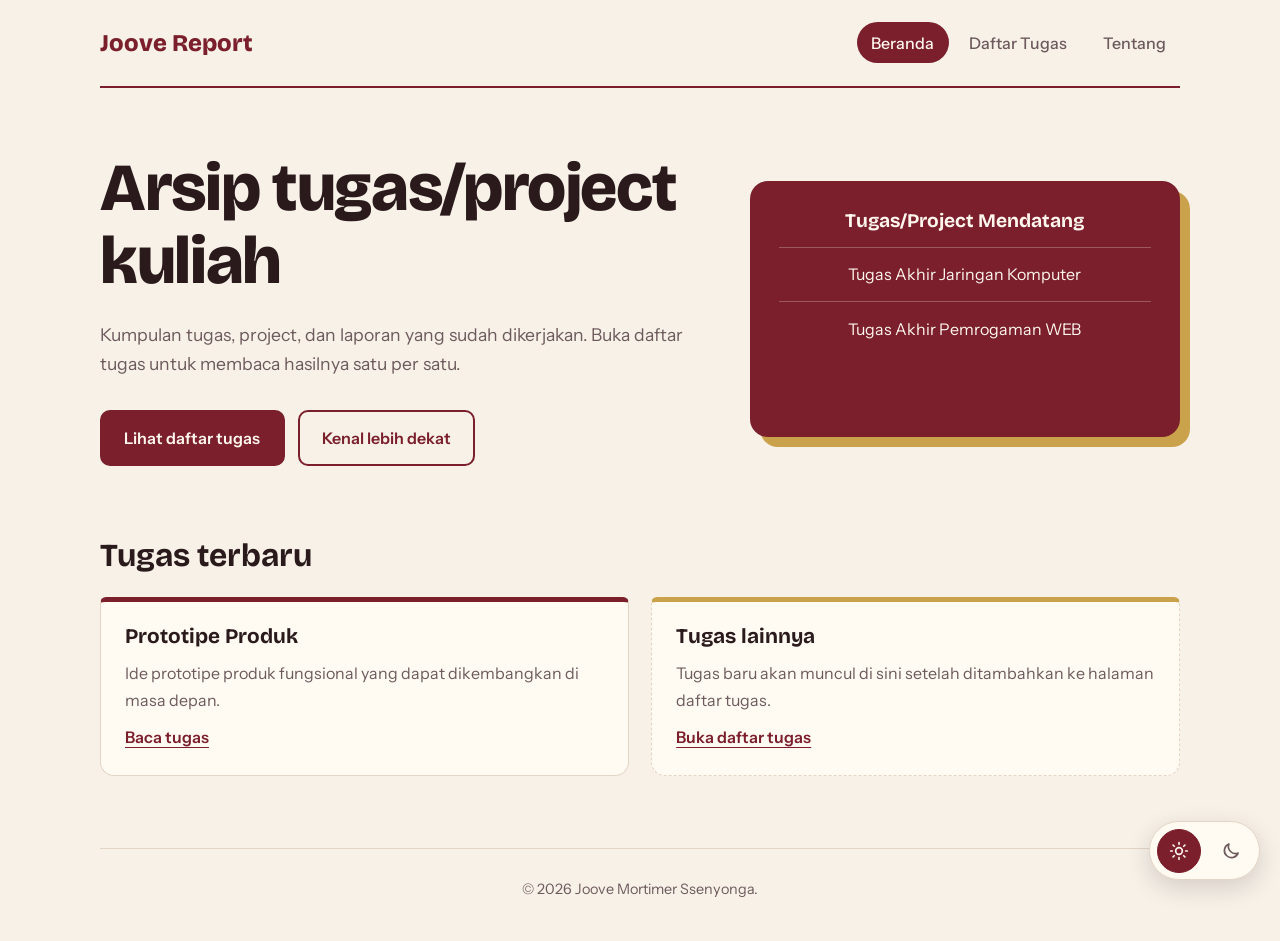
<file: index.html>
<!DOCTYPE html>
<html lang="id" data-theme="gading">
<head>
  <meta charset="UTF-8">
  <meta name="viewport" content="width=device-width, initial-scale=1">
  <title>Joove Report - Beranda</title>
  <link rel="preconnect" href="https://fonts.googleapis.com">
  <link rel="preconnect" href="https://fonts.gstatic.com" crossorigin>
  <link href="https://fonts.googleapis.com/css2?family=Bricolage+Grotesque:wght@500;700;800&family=Instrument+Sans:wght@400;500;600&display=swap" rel="stylesheet">
  <link rel="stylesheet" href="css/style.css">
</head>
<body>

  <!-- Header Halaman + NavBar -->
  <header class="site-header">
    <a href="index.html" class="brand">Joove<span> </span>Report</a>
    <nav class="nav" aria-label="Navigasi utama">
      <a href="index.html" class="active" aria-current="page">Beranda</a>
      <a href="tugas.html">Daftar Tugas</a>
      <a href="tentang.html">Tentang</a>
    </nav>
  </header>

  <!-- Hover light mode & dark mode -->
  <div class="theme-picker" role="group" aria-label="Pilih mode tampilan">
    <button type="button" data-set="gading" class="is-on" aria-label="Light mode" aria-pressed="true" title="Light mode">
      <svg aria-hidden="true" viewBox="0 0 24 24" focusable="false"><circle cx="12" cy="12" r="4"></circle><path d="M12 2v2M12 20v2M4.93 4.93l1.41 1.41M17.66 17.66l1.41 1.41M2 12h2M20 12h2M4.93 19.07l1.41-1.41M17.66 6.34l1.41-1.41"></path></svg>
    </button>
    <button type="button" data-set="malam" aria-label="Night mode" aria-pressed="false" title="Night mode">
      <svg aria-hidden="true" viewBox="0 0 24 24" focusable="false"><path d="M20.5 14.5A8.5 8.5 0 0 1 9.5 3.5 8.5 8.5 0 1 0 20.5 14.5Z"></path></svg>
    </button>
  </div>

  <!-- Deskripsi Halaman  -->
  <main>
    <section class="hero">
      <div class="hero-text">
        <!-- <p class="hero-note">Semester ini, semua tugas ada di satu tempat.</p> -->
        <h1>Arsip tugas/project kuliah</h1>
        <p class="lead">Kumpulan tugas, project, dan laporan yang sudah dikerjakan. Buka daftar tugas untuk membaca hasilnya satu per satu.</p>
        <div class="actions">
          <a class="btn btn-primary" href="tugas.html">Lihat daftar tugas</a>
          <a class="btn btn-ghost" href="tentang.html">Kenal lebih dekat</a>
        </div>
      </div>

      <!-- Card Halaman -->
      <aside class="ledger" aria-label="Ringkasan tugas">
        <h2>Tugas/Project Mendatang</h2>
        <ul>
          <li><span>Tugas Akhir Jaringan Komputer</span></li>
          <li><span>Tugas Akhir Pemrogaman WEB</span></li>
          <!-- contoh link ke halaman lain:
          <li><span class="mk done"></span><a href="tugas/prototipe-produk.html">prototipe-produk</a><em>Selesai</em></li>  -->
        </ul>
      </aside>
    </section>

    <!-- Tugas terbaru -->
    <section class="section" id="terbaru">
      <h2>Tugas terbaru</h2>
      <div class="cards">
        <article class="card">
          <h3>Prototipe Produk</h3>
          <p>Ide prototipe produk fungsional yang dapat dikembangkan di masa depan.</p>
          <a class="link" href="tugas/prototipe-produk.html">Baca tugas</a>
        </article>
        <!-- <article class="card">
          <h3>Riset Jurnal</h3>
          <p>Telaah beberapa jurnal ilmiah: masalah, metode, dan kesimpulan tiap penelitian.</p>
          <a class="link" href="tugas/riset-jurnal.html">Baca tugas</a>
        </article> -->
        <article class="card card-empty">
          <h3>Tugas lainnya</h3>
          <p>Tugas baru akan muncul di sini setelah ditambahkan ke halaman daftar tugas.</p>
          <a class="link" href="tugas.html">Buka daftar tugas</a>
        </article>
      </div>
    </section>
  </main>

  <footer class="site-footer">
    <p>&copy; 2026 Joove Mortimer Ssenyonga.</p>
  </footer>

  <script src="js/theme.js"></script>
</body>
</html>
</file>
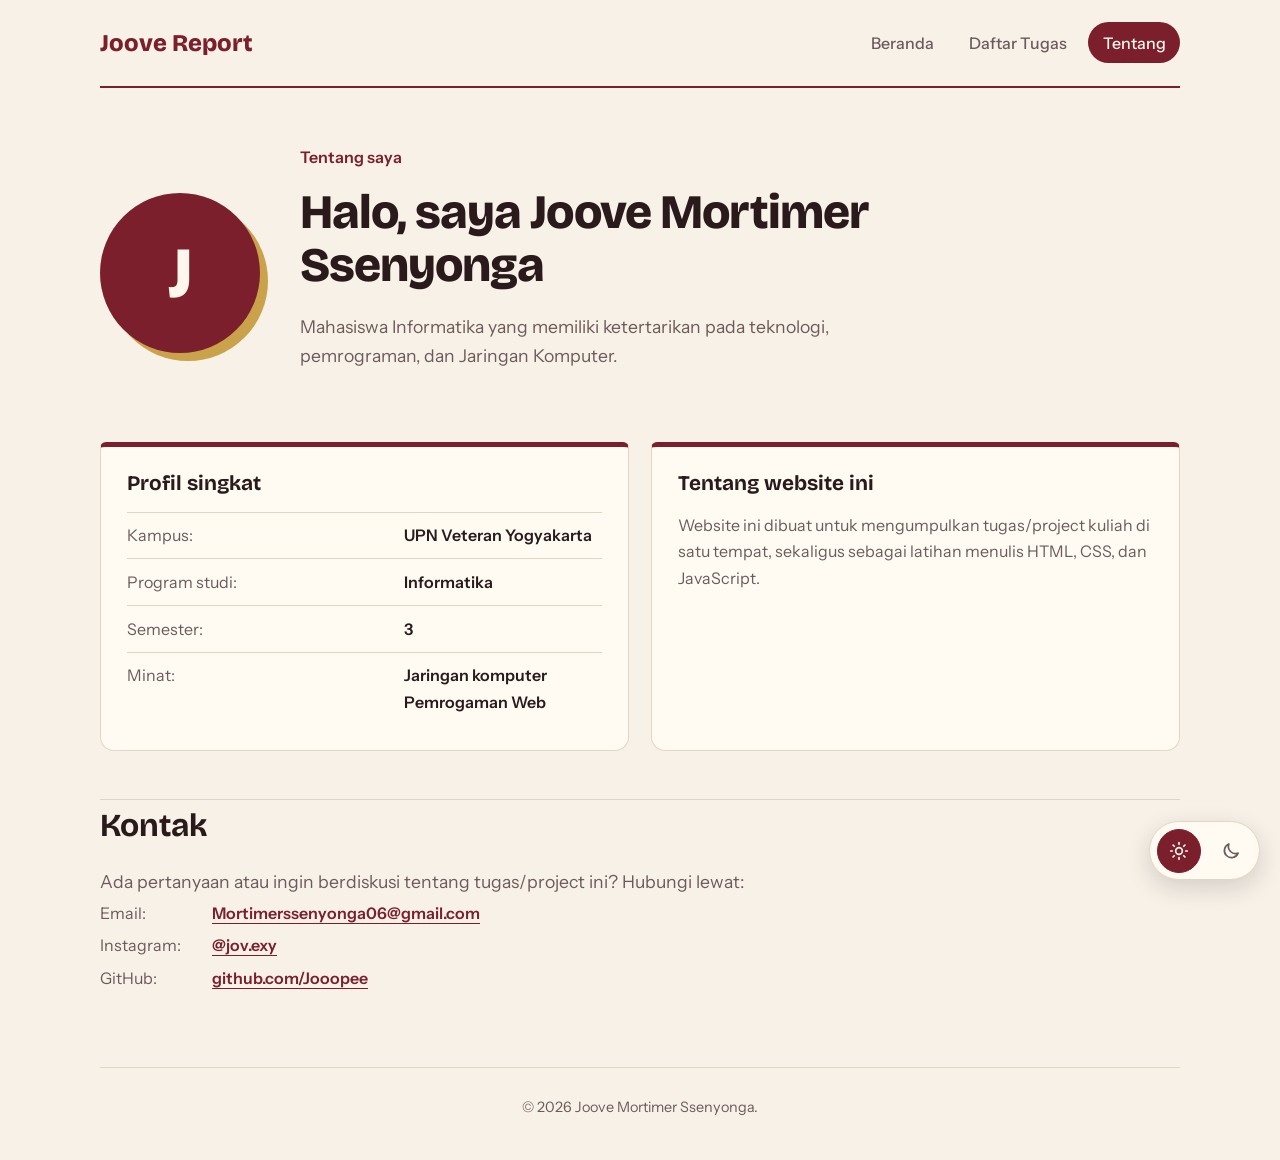
<file: tentang.html>
<!DOCTYPE html>
<html lang="id" data-theme="gading">
<head>
  <meta charset="UTF-8">
  <meta name="viewport" content="width=device-width, initial-scale=1">
  <title>Joove Report - Tentang</title>
  <link rel="preconnect" href="https://fonts.googleapis.com">
  <link rel="preconnect" href="https://fonts.gstatic.com" crossorigin>
  <link href="https://fonts.googleapis.com/css2?family=Bricolage+Grotesque:wght@500;700;800&family=Instrument+Sans:wght@400;500;600&display=swap" rel="stylesheet">
  <link rel="stylesheet" href="css/style.css">
</head>
<body>

  <header class="site-header">
    <a href="index.html" class="brand">Joove<span> </span>Report</a>
    <nav class="nav" aria-label="Navigasi utama">
      <a href="index.html">Beranda</a>
      <a href="tugas.html">Daftar Tugas</a>
      <a href="tentang.html" class="active" aria-current="page">Tentang</a>
    </nav>
  </header>

  <div class="theme-picker" role="group" aria-label="Pilih mode tampilan">
    <button type="button" data-set="gading" aria-label="Light mode" aria-pressed="false" title="Light mode">
      <svg aria-hidden="true" viewBox="0 0 24 24" focusable="false"><circle cx="12" cy="12" r="4"></circle><path d="M12 2v2M12 20v2M4.93 4.93l1.41 1.41M17.66 17.66l1.41 1.41M2 12h2M20 12h2M4.93 19.07l1.41-1.41M17.66 6.34l1.41-1.41"></path></svg>
    </button>
    <button type="button" data-set="malam" aria-label="Night mode" aria-pressed="false" title="Night mode">
      <svg aria-hidden="true" viewBox="0 0 24 24" focusable="false"><path d="M20.5 14.5A8.5 8.5 0 0 1 9.5 3.5 8.5 8.5 0 1 0 20.5 14.5Z"></path></svg>
    </button>
  </div>

  <main>
    <section class="about-hero">
      <!-- Avatar inisial. Untuk memakai foto asli, simpan foto ke images/
           lalu ganti div ini dengan:
           <img class="avatar" src="images/foto-profil.png" alt="Foto Jov"> -->
      <div class="avatar" aria-hidden="true">J</div>

      <div class="about-text">
        <p class="hero-note">Tentang saya</p>
        <h1>Halo, saya Joove Mortimer Ssenyonga</h1>
        <p class="lead">Mahasiswa Informatika yang memiliki ketertarikan pada teknologi, pemrograman, dan Jaringan Komputer.</p>
      </div>
    </section>

    <section class="about-grid">
      <article class="panel">
        <h2>Profil singkat</h2>
        <dl class="facts">
          <div><dt>Kampus</dt><dd>UPN Veteran Yogyakarta</dd></div>
          <div><dt>Program studi</dt><dd>Informatika</dd></div>
          <div><dt>Semester</dt><dd>3</dd></div>
          <div><dt>Minat</dt><dd>Jaringan komputer <br> Pemrogaman Web </dd></div>
        </dl>
      </article>

      <article class="panel">
        <h2>Tentang website ini</h2>
        <p>Website ini dibuat untuk mengumpulkan tugas/project kuliah di satu tempat, sekaligus sebagai latihan menulis HTML, CSS, dan JavaScript.</p>
      </article>
    </section>

    <!-- <section class="section">
      <h2>Keahlian</h2>
      <ul class="chips">
        <li>HTML</li>
        <li>CSS</li>
        <li>[Keahlian lain]</li>
        <li>[Keahlian lain]</li>
      </ul>
    </section> -->

    <section class="section contact" id="kontak">
      <h2>Kontak</h2>
      <p class="leadkon">Ada pertanyaan atau ingin berdiskusi tentang tugas/project ini? Hubungi lewat:</p>
      <ul class="contact-list">
        <li><span>Email</span><a class="link" href="mailto:Mortimerssenyonga06@gmail.com">Mortimerssenyonga06@gmail.com</a></li>
        <li><span>Instagram</span><a class="link" href="https://www.instagram.com/jov.exy">@jov.exy</a></li>
        <li><span>GitHub</span><a class="link" href="https://github.com/Jooopee">github.com/Jooopee</a></li>
      </ul>
    </section>
  </main>

  <footer class="site-footer">
    <p>&copy; 2026 Joove Mortimer Ssenyonga.</p>
  </footer>

  <script src="js/theme.js"></script>
</body>
</html>
</file>
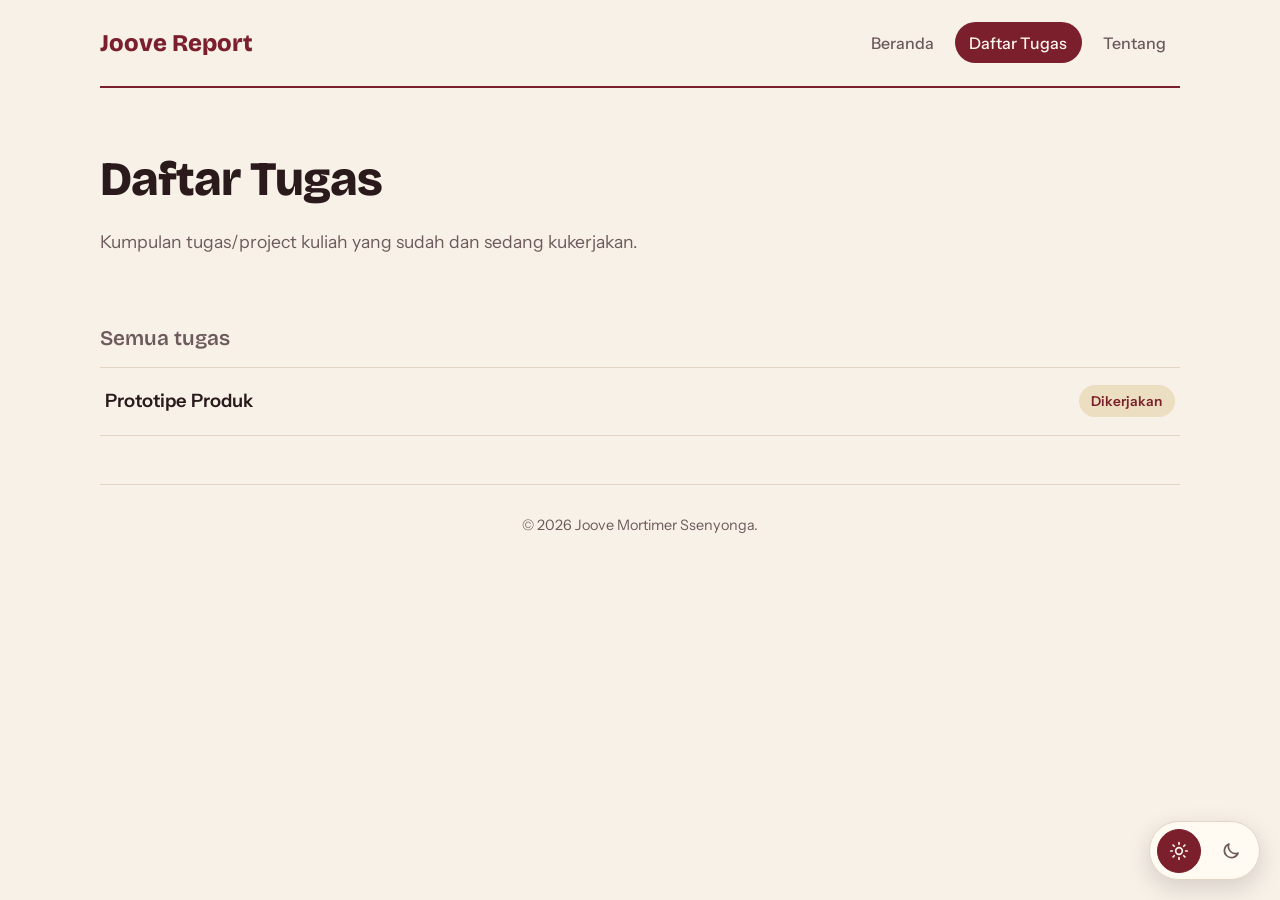
<file: tugas.html>
<!DOCTYPE html>
<html lang="id" data-theme="gading">
<head>
  <meta charset="UTF-8">
  <meta name="viewport" content="width=device-width, initial-scale=1">
  <title>Joove Report - Daftar Tugas</title>
  <link rel="preconnect" href="https://fonts.googleapis.com">
  <link rel="preconnect" href="https://fonts.gstatic.com" crossorigin>
  <link href="https://fonts.googleapis.com/css2?family=Bricolage+Grotesque:wght@500;700;800&family=Instrument+Sans:wght@400;500;600&display=swap" rel="stylesheet">
  <link rel="stylesheet" href="css/style.css">
</head>
<body>

  <!-- Header Halaman + NavBar -->
  <header class="site-header">
    <a href="index.html" class="brand">Joove<span> </span>Report</a>
    <nav class="nav" aria-label="Navigasi utama">
      <a href="index.html">Beranda</a>
      <a href="tugas.html" class="active" aria-current="page">Daftar Tugas</a>
      <a href="tentang.html">Tentang</a>
    </nav>
  </header>

  <div class="theme-picker" role="group" aria-label="Pilih mode tampilan">
    <button type="button" data-set="gading" aria-label="Light mode" aria-pressed="false" title="Light mode">
      <svg aria-hidden="true" viewBox="0 0 24 24" focusable="false"><circle cx="12" cy="12" r="4"></circle><path d="M12 2v2M12 20v2M4.93 4.93l1.41 1.41M17.66 17.66l1.41 1.41M2 12h2M20 12h2M4.93 19.07l1.41-1.41M17.66 6.34l1.41-1.41"></path></svg>
    </button>
    <button type="button" data-set="malam" aria-label="Night mode" aria-pressed="false" title="Night mode">
      <svg aria-hidden="true" viewBox="0 0 24 24" focusable="false"><path d="M20.5 14.5A8.5 8.5 0 0 1 9.5 3.5 8.5 8.5 0 1 0 20.5 14.5Z"></path></svg>
    </button>
  </div>

  <main>
    <section class="page-intro">
      <!-- note atas halaman: -->
      <!-- <p class="hero-note">Semua pekerjaan, satu daftar</p> -->
      <h1>Daftar Tugas</h1>
      <p class="lead">Kumpulan tugas/project kuliah yang sudah dan sedang kukerjakan.</p>
    </section>

    <!-- Daftar singkat semua tugas. Tambah <li> baru untuk tugas berikutnya,
         arahkan href ke file di folder tugas/ atau ke bagian di halaman ini (#id). -->
    <section class="task-list">
      <h2>Semua tugas</h2>
      <ul class="task-index">
        <li>
          <a href="tugas/prototipe-produk.html">
            <span>Prototipe Produk</span>
            <em class="tag tag-prog">Dikerjakan</em>
          </a>
        </li>
        <!-- <li>
          <a href="tugas/struktur-data.html">
            <span>Struktur Data</span>
            <em class="tag tag-done">Selesai</em>
          </a>
        </li>
        <li>
          <a href="tugas/riset-jurnal.html">
            <span>Riset Jurnal</span>
            <em class="tag tag-prog">Dikerjakan</em>
          </a>
        </li> -->
      </ul>
    </section>
  </main>

  <footer class="site-footer">
    <p>&copy; 2026 Joove Mortimer Ssenyonga.</p>
  </footer>

  <script src="js/theme.js"></script>
</body>
</html>
</file>
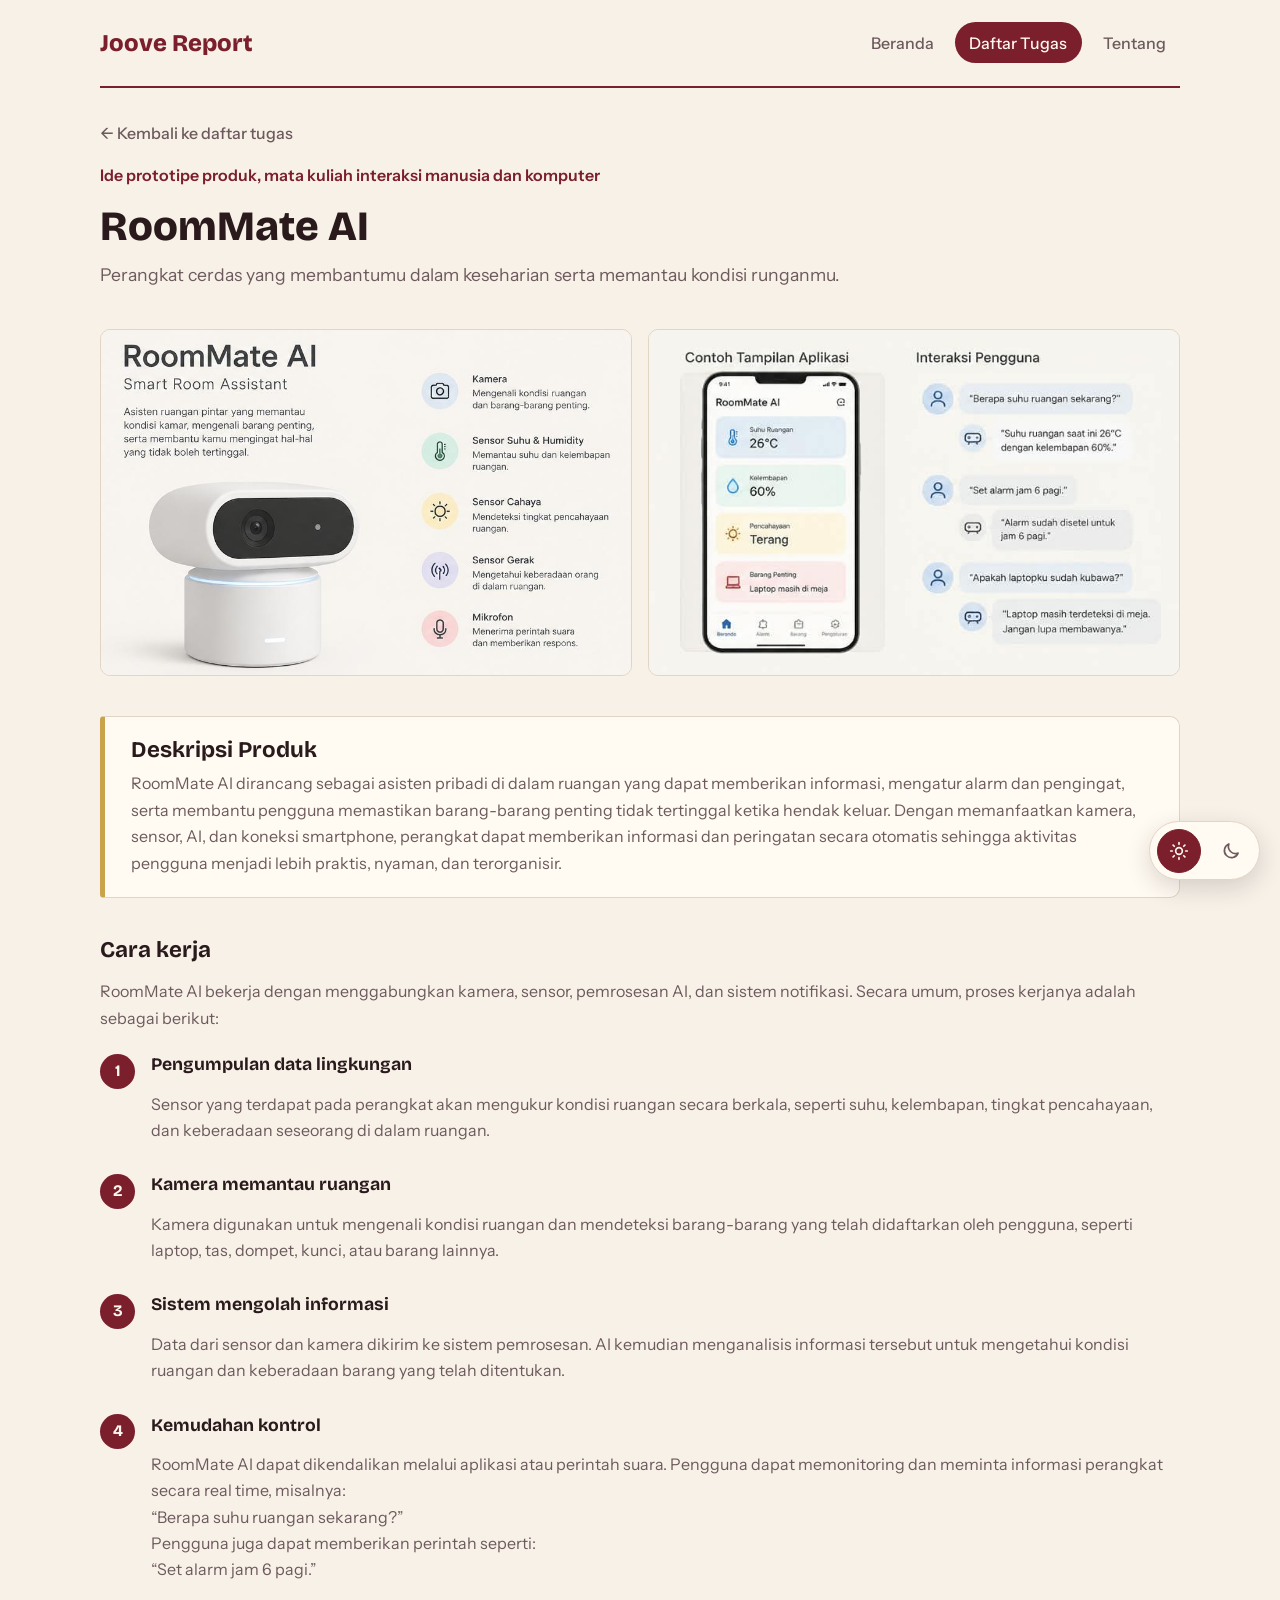
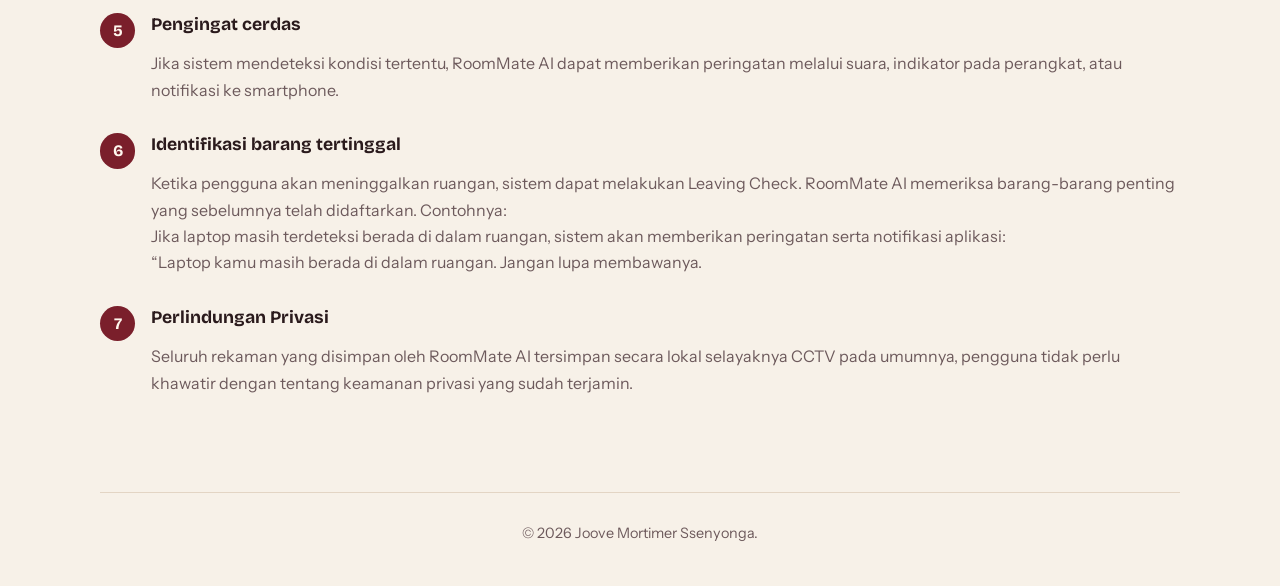
<file: tugas/prototipe-produk.html>
<!DOCTYPE html>
<html lang="id" data-theme="gading">
<head>
  <meta charset="UTF-8">
  <meta name="viewport" content="width=device-width, initial-scale=1">
  <title>Joove Report - Prototipe Produk</title>
  <link rel="preconnect" href="https://fonts.googleapis.com">
  <link rel="preconnect" href="https://fonts.gstatic.com" crossorigin>
  <link href="https://fonts.googleapis.com/css2?family=Bricolage+Grotesque:wght@500;700;800&family=Instrument+Sans:wght@400;500;600&display=swap" rel="stylesheet">
  <link rel="stylesheet" href="../css/style.css">
</head>
<body>

  <header class="site-header">
    <a href="../index.html" class="brand">Joove<span> </span>Report</a>
    <nav class="nav" aria-label="Navigasi utama">
      <a href="../index.html">Beranda</a>
      <a href="../tugas.html" class="active" aria-current="page">Daftar Tugas</a>
      <a href="../tentang.html">Tentang</a>
    </nav>
  </header>

  <div class="theme-picker" role="group" aria-label="Pilih mode tampilan">
    <button type="button" data-set="gading" aria-label="Light mode" aria-pressed="false" title="Light mode">
      <svg aria-hidden="true" viewBox="0 0 24 24" focusable="false"><circle cx="12" cy="12" r="4"></circle><path d="M12 2v2M12 20v2M4.93 4.93l1.41 1.41M17.66 17.66l1.41 1.41M2 12h2M20 12h2M4.93 19.07l1.41-1.41M17.66 6.34l1.41-1.41"></path></svg>
    </button>
    <button type="button" data-set="malam" aria-label="Night mode" aria-pressed="false" title="Night mode">
      <svg aria-hidden="true" viewBox="0 0 24 24" focusable="false"><path d="M20.5 14.5A8.5 8.5 0 0 1 9.5 3.5 8.5 8.5 0 1 0 20.5 14.5Z"></path></svg>
    </button>
  </div>

  <main>
    <p class="crumb"><a href="../tugas.html">&larr; Kembali ke daftar tugas</a></p>

    <section class="showcase" id="prototipe">
      <div class="showcase-head">
        <p class="hero-note">Ide prototipe produk, mata kuliah interaksi manusia dan komputer</p>
        <h1>RoomMate AI</h1>
        <p class="lead-proto">Perangkat cerdas yang membantumu dalam keseharian serta memantau kondisi runganmu.</p>
      </div>

      <div class="showcase-gallery">
        <!-- Gambar utama -->
        <!-- <figure class="shot shot-main">
          <img src="../images/Produk Prototipe.jpeg" alt="Produk Prototipe RoomMate AI">
          <figcaption>Produk Prototipe RoomMate AI</figcaption>
        </figure> -->
        <figure class="shot">
          <img src="../images/Produk Prototipe.jpeg" alt="Produk Prototipe RoomMate AI">
          <figcaption>Produk Prototipe RoomMate AI</figcaption>
        </figure>
        <figure class="shot">
          <img src="../images/Aplikasi Prototipe.jpeg" alt="Aplikasi Prototipe RoomMate AI">
          <figcaption>Aplikasi Prototipe RoomMate AI</figcaption>
        </figure>
      </div>
      
      <div class="showcase-note">
        <h2>Deskripsi Produk</h2>
        <p>RoomMate AI dirancang sebagai asisten pribadi di dalam ruangan yang dapat memberikan informasi,
           mengatur alarm dan pengingat, serta membantu pengguna memastikan barang-barang penting tidak tertinggal ketika hendak keluar.
           Dengan memanfaatkan kamera, sensor, AI, dan koneksi smartphone, perangkat dapat memberikan informasi dan peringatan
           secara otomatis sehingga aktivitas pengguna menjadi lebih praktis, nyaman, dan terorganisir.</p>
      </div>

      <!-- Penjelasan cara kerja produk, sebagai urutan langkah. -->
      <div class="howitworks">
        <h2>Cara kerja</h2>
        <p>RoomMate AI bekerja dengan menggabungkan kamera, sensor, pemrosesan AI, dan sistem notifikasi.
         Secara umum, proses kerjanya adalah sebagai berikut:</p>
        <ol class="steps">
          <li>
            <h3>Pengumpulan data lingkungan</h3>
            <p>Sensor yang terdapat pada perangkat akan mengukur kondisi ruangan secara berkala,
               seperti suhu, kelembapan, tingkat pencahayaan, dan keberadaan seseorang di dalam ruangan.</p>
          </li>
          <li>
            <h3>Kamera memantau ruangan</h3>
            <p>Kamera digunakan untuk mengenali kondisi ruangan dan mendeteksi barang-barang yang telah
               didaftarkan oleh pengguna, seperti laptop, tas, dompet, kunci, atau barang lainnya.</p>
          </li>
          <li>
            <h3>Sistem mengolah informasi</h3>
            <p>Data dari sensor dan kamera dikirim ke sistem pemrosesan. AI kemudian menganalisis informasi
               tersebut untuk mengetahui kondisi ruangan dan keberadaan barang yang telah ditentukan.</p>
          </li>
          <li>
            <h3>Kemudahan kontrol</h3>
            <p>RoomMate AI dapat dikendalikan melalui aplikasi atau perintah suara.
               Pengguna dapat memonitoring dan meminta informasi perangkat secara real time, misalnya: <br>
              “Berapa suhu ruangan sekarang?”<br>
              Pengguna juga dapat memberikan perintah seperti: <br>
              “Set alarm jam 6 pagi.”</p>
          </li>
          <li>
            <h3>Pengingat cerdas</h3>
            <p>Jika sistem mendeteksi kondisi tertentu, RoomMate AI dapat memberikan peringatan melalui suara,
               indikator pada perangkat, atau notifikasi ke smartphone.</p>
          </li>
          <li>
            <h3>Identifikasi barang tertinggal</h3>
            <p>Ketika pengguna akan meninggalkan ruangan, sistem dapat melakukan Leaving Check. RoomMate AI memeriksa barang-barang
               penting yang sebelumnya telah didaftarkan. Contohnya: <br>
               Jika laptop masih terdeteksi berada di dalam ruangan, sistem akan memberikan peringatan serta notifikasi aplikasi: <br>
               “Laptop kamu masih berada di dalam ruangan. Jangan lupa membawanya.</p>
          </li>
          <li>
            <h3>Perlindungan Privasi</h3>
            <p>Seluruh rekaman yang disimpan oleh RoomMate AI tersimpan secara lokal selayaknya CCTV pada umumnya, pengguna tidak perlu khawatir dengan
               tentang keamanan privasi yang sudah terjamin.
            </p>
          </li>
        </ol>
      </div>

    </section>
  </main>

  <footer class="site-footer">
    <p>&copy; 2026 Joove Mortimer Ssenyonga.</p>
  </footer>

  <script src="../js/theme.js"></script>
</body>
</html>
</file>
<file: css/style.css>
/* ===== Tema warna ===== */
:root, [data-theme="gading"] {
  --maroon: #7a1f2b;
  --maroon-dark: #5a1520;
  --bg: #f7f1e8;
  --surface: #fffaf2;
  --text: #2a1a1c;
  --muted: #6d5a5c;
  --line: #e3d5c4;
  --accent: #c9a24b;      /* emas */
  --on-maroon: #fff7ee;
  --done: #3f7d4f; --prog: #c9a24b; --todo: #b9a9a3; /*progres*/
}
[data-theme="malam"] {
  --maroon: #a02c3c;
  --maroon-dark: #7a1f2b;
  --bg: #17121a;
  --surface: #221a26;
  --text: #f1e8ea;
  --muted: #b3a3aa;
  --line: #3a2d3f;
  --accent: #f0b8bf;      /* rose lembut */
  --on-maroon: #fff5f6;
  --done: #6fbf85; --prog: #f0b8bf; --todo: #6d5f74; /*progres*/
}
/* ===== Dasar ===== */
* { box-sizing: border-box; margin: 0; padding: 0; }
html { scroll-behavior: smooth; }
body {
  font-family: "Instrument Sans", system-ui, sans-serif;
  background: var(--bg);
  color: var(--text);
  line-height: 1.65;
  transition: background .3s, color .3s;
}
h1, h2, h3, .brand { font-family: "Bricolage Grotesque", system-ui, sans-serif; line-height: 1.1; }
a { color: inherit; }
:focus-visible { outline: 3px solid var(--accent); outline-offset: 3px; }
main, .site-header, .site-footer { width: min(1080px, 100% - 2.5rem); margin-inline: auto; }

/* Header */
.site-header {
  display: flex; justify-content: space-between; align-items: center;
  gap: 1rem; flex-wrap: wrap; padding: 1.4rem 0;
  border-bottom: 2px solid var(--maroon);
}
.brand { font-size: 1.5rem; font-weight: 800; text-decoration: none; color: var(--maroon); }
.brand span { color: var(--accent); }
[data-theme="malam"] .brand { color: var(--accent); }
.nav { display: flex; gap: .4rem; }
.nav a {
  text-decoration: none; padding: .45rem .9rem; border-radius: 999px;
  font-weight: 500; color: var(--muted);
}
.nav a:hover { color: var(--text); background: var(--surface); }
.nav a.active { background: var(--maroon); color: var(--on-maroon); }

/* Switch night mode & white mode */
.theme-picker {
  position: fixed; right: 1.25rem; bottom: 1.25rem; z-index: 10;
  display: flex; gap: .5rem; padding: .4rem;
  background: var(--surface); border: 1px solid var(--line); border-radius: 999px;
  box-shadow: 0 8px 24px rgb(42 26 28 / .16);
}
.theme-picker button {
  display: grid; place-items: center; width: 2.75rem; height: 2.75rem;
  padding: 0; cursor: pointer; border: 1px solid transparent; border-radius: 50%;
  background: transparent; color: var(--muted); transition: background .2s, color .2s;
}
.theme-picker button:hover { color: var(--text); background: var(--bg); }
.theme-picker button.is-on { background: var(--maroon); color: var(--on-maroon); border-color: var(--maroon); }
.theme-picker svg { width: 1.25rem; height: 1.25rem; fill: none; stroke: currentColor; stroke-linecap: round; stroke-linejoin: round; stroke-width: 2; }

/* Deskripsi halaman */
.hero {
  display: grid; grid-template-columns: 1.4fr 1fr; gap: 3rem;
  align-items: center; padding: 4rem 0 3.5rem;
}
.hero-note { color: var(--maroon); font-weight: 600; margin-bottom: 1rem; }
[data-theme="malam"] .hero-note { color: var(--accent); }
.hero h1 { font-size: clamp(2.4rem, 6vw, 4.2rem); font-weight: 800; letter-spacing: -.02em; }
.lead { margin: 1.3rem 0 2rem; max-width: 52ch; color: var(--muted); font-size: 1.1rem; }
.actions { display: flex; gap: .8rem; flex-wrap: wrap; }

.btn {
  display: inline-block; text-decoration: none; font-weight: 600;
  padding: .8rem 1.4rem; border-radius: 10px; border: 2px solid var(--maroon);
  transition: background .2s, color .2s;
}
.btn-primary { background: var(--maroon); color: var(--on-maroon); }
.btn-primary:hover { background: var(--maroon-dark); border-color: var(--maroon-dark); }
.btn-ghost { color: var(--maroon); }
.btn-ghost:hover { background: var(--maroon); color: var(--on-maroon); }
[data-theme="malam"] .btn-ghost { color: var(--accent); border-color: var(--accent); }
[data-theme="malam"] .btn-ghost:hover { background: var(--accent); color: var(--bg); }

/* Kartu status tugas: elemen utama di hero */
.ledger {
  background: var(--maroon); color: var(--on-maroon);
  border-radius: 18px; padding: 1.8rem;
  min-height: 16rem; max-height: 23rem; overflow-y: auto;
  text-align: center;
  box-shadow: 10px 10px 0 var(--accent);
}
.ledger h2 { font-size: 1.2rem; margin-bottom: 1rem; }
.ledger ul { list-style: none; }
.ledger li {
  display: flex; justify-content: center; gap: .8rem; align-items: center;
  padding: .85rem 0; border-top: 1px solid rgb(255 255 255 / .25);
}
.ledger a { text-decoration: none; font-weight: 600; }
.ledger a:hover { text-decoration: underline; }
.ledger em { font-style: normal; font-size: .85rem; opacity: .85; }
.mk { width: .8rem; height: .8rem; border-radius: 50%; }
.mk.done { background: var(--done); box-shadow: 0 0 0 2px var(--on-maroon); }
.mk.prog { background: var(--prog); box-shadow: 0 0 0 2px var(--on-maroon); }
.mk.todo { background: transparent; box-shadow: 0 0 0 2px var(--todo); }

/* Bagian tugas */
.section { padding: 1rem 0 4.5rem; }
.section h2 { font-size: 2rem; margin-bottom: 1.5rem; }
.cards { display: grid; grid-template-columns: repeat(auto-fit, minmax(240px, 1fr)); gap: 1.4rem; }
.card {
  background: var(--surface); border: 1px solid var(--line);
  border-top: 5px solid var(--maroon); border-radius: 6px 6px 14px 14px;
  padding: 1.5rem; display: flex; flex-direction: column; gap: .7rem;
}
.card h3 { font-size: 1.3rem; }
.card p { color: var(--muted); flex: 1; }
.card-empty { border-top-color: var(--accent); border-style: dashed; border-top-style: solid; }
.link { font-weight: 600; color: var(--maroon); text-decoration: underline; text-underline-offset: 4px; }
[data-theme="malam"] .link { color: var(--accent); }
.link:hover { text-decoration-thickness: 2px; }

/* ===== Halaman tugas: intro ===== */
.page-intro { padding: 3.5rem 0 2.5rem; max-width: 62ch; }
.page-intro h1 { font-size: clamp(2rem, 5vw, 3rem); font-weight: 800; letter-spacing: -.02em; margin: .6rem 0 1rem; }

/* ===== Daftar tugas (ringkas) ===== */
.task-list { padding-bottom: 3rem; }
.task-list h2 { font-size: 1.3rem; margin-bottom: 1rem; color: var(--muted); font-weight: 600; }
.task-index { list-style: none; border-top: 1px solid var(--line); }
.task-index li { border-bottom: 1px solid var(--line); }
.task-index a {
  display: flex; justify-content: space-between; align-items: center; gap: 1rem;
  padding: 1.1rem .3rem; text-decoration: none; color: var(--text);
}
.task-index a span { font-size: 1.15rem; font-weight: 600; }
.task-index a:hover span { color: var(--maroon); }
[data-theme="malam"] .task-index a:hover span { color: var(--accent); }
.tag { font-style: normal; font-size: .85rem; font-weight: 600; padding: .3rem .8rem; border-radius: 999px; white-space: nowrap; }
.tag-done { background: color-mix(in srgb, var(--done) 20%, transparent); color: var(--done); }
.tag-prog { background: color-mix(in srgb, var(--prog) 25%, transparent); color: var(--maroon); }
[data-theme="malam"] .tag-prog { color: var(--prog); }
.tag-todo { background: transparent; color: var(--muted); border: 1px solid var(--line); }

/* ===== Breadcrumb (halaman detail di folder tugas/) ===== */
.crumb { padding-top: 2rem; }
.crumb a { text-decoration: none; color: var(--muted); font-weight: 500; }
.crumb a:hover { color: var(--maroon); }
[data-theme="malam"] .crumb a:hover { color: var(--accent); }

/* ===== Showcase prototipe ===== */
.showcase {
  padding: 1rem 0 4.5rem;
  display: flex; flex-direction: column; gap: 2.5rem;
}
.showcase-head { margin: 0; }
.showcase-head h1, .showcase-head h2 { font-size: clamp(1.8rem, 4vw, 2.6rem); font-weight: 1000; margin: .5rem 0 .6rem;}
.lead-proto {  color: var(--muted); font-size: 1.1rem; }

.showcase-gallery {
  display: grid; grid-template-columns: repeat(4, 1fr); grid-auto-rows: minmax(140px, auto);
  gap: 1rem;
}
.shot { border-radius: 10px; overflow: hidden; background: var(--surface); border: 1px solid var(--line); }
.shot-main { grid-column: span 4; }
.shot:not(.shot-main) { grid-column: span 2; }
.shot img { width: 100%; height: 100%; object-fit: cover; display: block; aspect-ratio: 16/9; background: var(--line); }
.shot figcaption { padding: .7rem .9rem; font-size: .9rem; color: var(--muted); border-top: 1px solid var(--line); }

.howitworks h2, .showcase-note h2 { font-size: 1.4rem; margin-bottom: 0.5rem; }
.howitworks p { color: var(--muted); margin: 1rem 0 1.5rem;}
.steps { list-style: none; counter-reset: step; display: grid; gap: .5rem; }
.steps li { position: relative; padding-left: 3.2rem; counter-increment: step; }
.steps li::before {
  content: counter(step);
  position: absolute; left: 0; top: -.1rem;
  width: 2.2rem; height: 2.2rem; border-radius: 50%;
  background: var(--maroon); color: var(--on-maroon);
  display: flex; align-items: center; justify-content: center;
  font-weight: 700; font-family: "Bricolage Grotesque", sans-serif;
}
.steps h3 { font-size: 1.1rem; margin-bottom: .3rem; }
.steps p { color: var(--muted); }

.showcase-note {
  background: var(--surface); border: 1px solid var(--line); border-left: 5px solid var(--accent);
  border-radius: 4px 10px 10px 4px; padding: 1.3rem 1.6rem;
}
.showcase-note p { color: var(--muted); }

@media (max-width: 700px) {
  .showcase-gallery {
    grid-template-columns: minmax(240px, 1fr);
  }
  .shot, .shot-main {
    grid-column: 1;
    min-width: 240px;
  }
  .shot img {
    height: auto;
    aspect-ratio: 16 / 9;
    object-fit: contain;
  }
  .task-index a { flex-direction: row; }
}

/* ===== Halaman tentang ===== */
.about-hero { display: flex; align-items: center; gap: 2.5rem; padding: 3.5rem 0 2.5rem; }
.avatar {
  flex: none; width: 160px; height: 160px; border-radius: 50%; object-fit: cover;
  background: var(--maroon); color: var(--on-maroon);
  display: flex; align-items: center; justify-content: center;
  font: 800 4.5rem "Bricolage Grotesque", sans-serif;
  box-shadow: 8px 8px 0 var(--accent);
}
.about-text { max-width: 60ch; }
.about-text h1 { font-size: clamp(2rem, 5vw, 3rem); font-weight: 800; letter-spacing: -.02em; margin: .6rem 0 1rem; }

.about-grid { display: grid; grid-template-columns: repeat(auto-fit, minmax(280px, 1fr)); gap: 1.4rem; padding-bottom: 3rem; }
.panel { background: var(--surface); border: 1px solid var(--line); border-top: 5px solid var(--maroon); border-radius: 6px 6px 14px 14px; padding: 1.6rem; }
.panel h2 { font-size: 1.3rem; margin-bottom: 1rem; }
.panel p { color: var(--muted); }
.facts div { display: grid; grid-template-columns: minmax(0, min(17rem, 55%)) minmax(0, 1fr); gap: 1rem; padding: .6rem 0; border-top: 1px solid var(--line); }
.facts dt { color: var(--muted); }
.facts dt::after { content: ":"; }
.facts dd { font-weight: 600; text-align: left; }

.chips { list-style: none; display: flex; flex-wrap: wrap; gap: .6rem; }
.chips li { padding: .45rem 1rem; border-radius: 999px; border: 2px solid var(--maroon); font-weight: 600; color: var(--maroon); }
[data-theme="malam"] .chips li { border-color: var(--accent); color: var(--accent); }

.contact { border-top: 1px solid var(--line); padding-top: .5rem; }
.contact .lead { margin: 0 0 1.2rem;}
.contact h2 { font-family: "Bricolage Grotesque", system-ui, sans-serif;}
.leadkon { color: var(--muted); font-size: 1.1rem; }
.contact-list { list-style: none;  text-align: left;}
.contact-list li { display: grid; grid-template-columns: 7rem minmax(0, 3fr); padding: .2rem 0; }
.contact-list span { color: var(--muted); }
.contact-list span::after { content: ":"; }
.contact-list .link { overflow-wrap: anywhere; }

@media (max-width: 700px) {
  .about-hero { flex-direction: column; align-items: flex-start; gap: 1.8rem; }
  .avatar { width: 120px; height: 120px; font-size: 3.4rem; }
}

/* Footer */
.site-footer { 
  padding: 1.8rem 0 2.5rem; 
  border-top: 1px solid var(--line); 
  color: var(--muted); 
  font-size: .9rem; 
}

.site-footer p {text-align: center;}

/* Responsif */
@media (max-width: 800px) {
  .hero { grid-template-columns: 1fr; padding: 2.5rem 0; gap: 2.5rem; }
  .ledger { box-shadow: 6px 6px 0 var(--accent); }
}
@media (prefers-reduced-motion: reduce) {
  * { transition: none !important; scroll-behavior: auto !important; }
}
</file>
